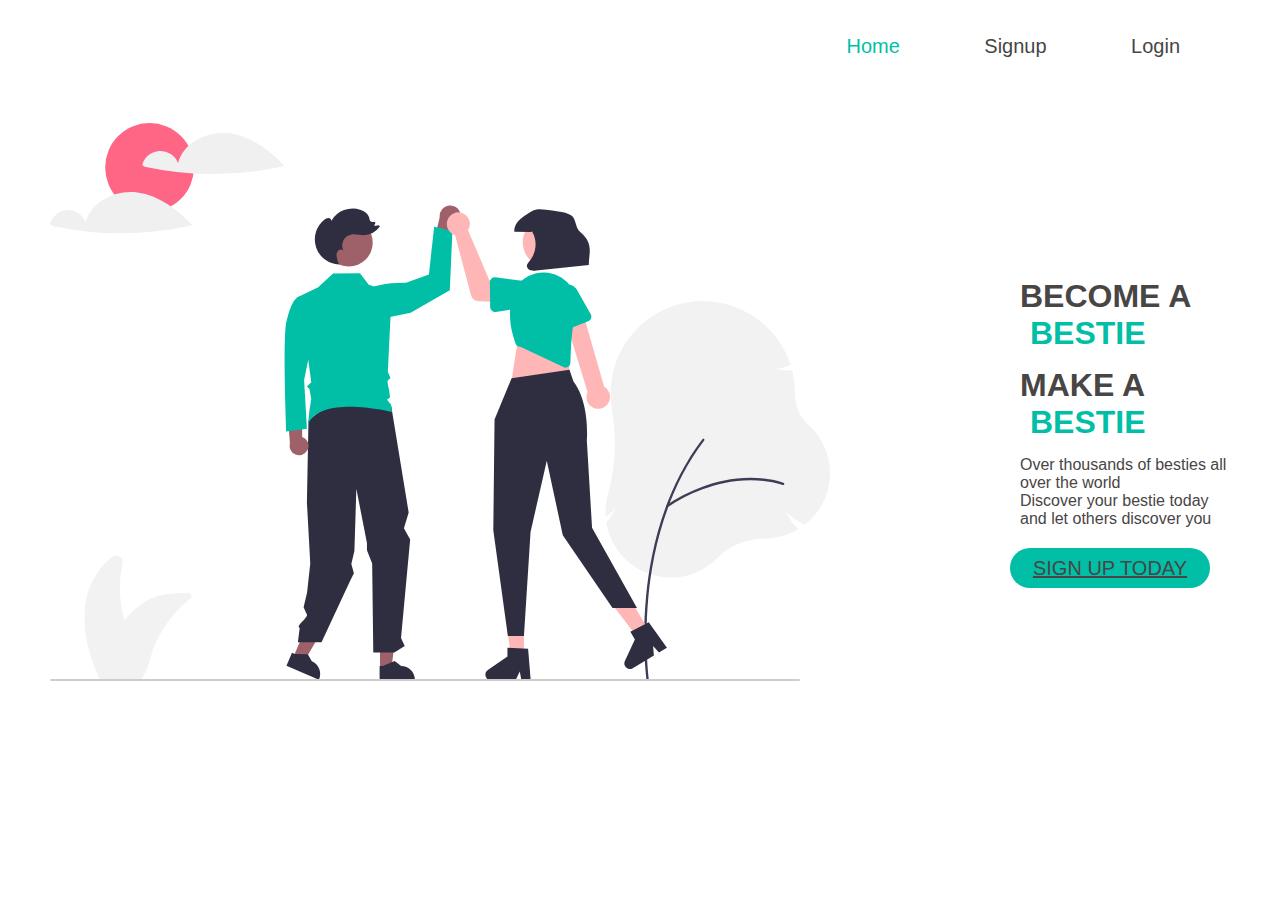
<file: index.html>
<!DOCTYPE html>
    <html lang="en">
    <head>
        <meta charset="UTF-8">
        <meta http-equiv="X-UA-Compatible" content="IE=edge">
        <meta name="viewport" content="width=device-width, initial-scale=1.0">
        <title>Home</title>
        <link rel="stylesheet" href="css/style.css">
    </head>
    <body>

        <header>
            <div class="navbar">
                <nav>
                    <ul>
                        <li><a class="active" href="#">Home</a></li>
                        <li><a href="signup.html">Signup</a></li>
                        <li><a href="login.html">Login</a></li>
                    </ul>
                </nav>
            </div>
        </header>

        <div class="hero">
            <div class="hero-image">
                <img src="img/friend3.svg" id="hero-img">
            </div>

            <div class="hero-slogan">
                <h1>BECOME A <span class="bestie"> BESTIE</span></h1>
                <h1>MAKE A  <span class="bestie"> BESTIE</span></h1>

                <p>Over thousands of besties all over the world <br> Discover your bestie today and let others discover you</p>

                <button> <a href="signup.html">SIGN UP TODAY</a> </button>
            </div>
        </div>
        
    </body>
</html>
</file>
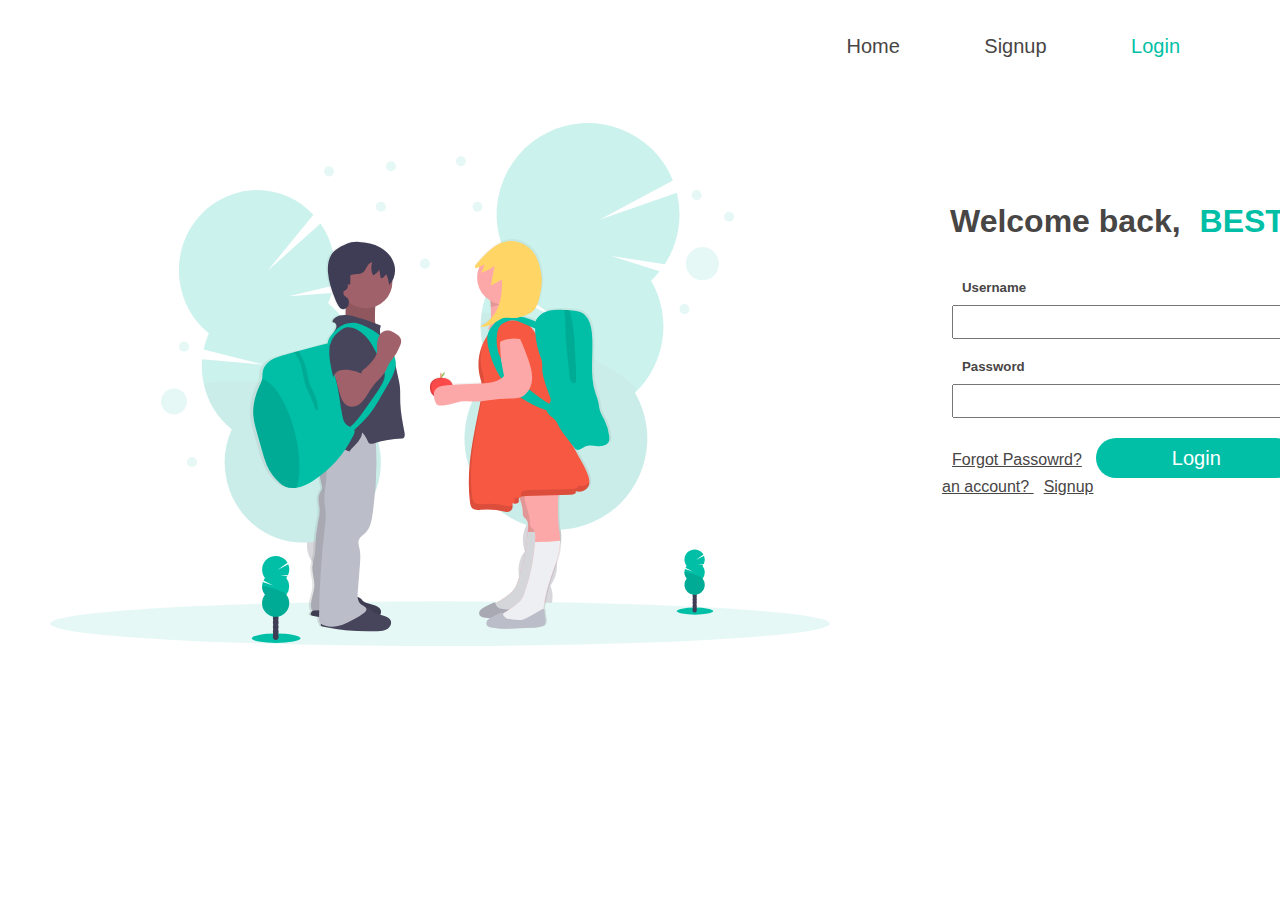
<file: login.html>
<!DOCTYPE html>
<html lang="en">
    <head>
        <meta charset="UTF-8">
        <meta http-equiv="X-UA-Compatible" content="IE=edge">
        <meta name="viewport" content="width=device-width, initial-scale=1.0">
        <title>Login</title>
        <link rel="stylesheet" href="css/style.css">
    </head>
    <body>

        <header>
            <div class="navbar">
                <nav>
                    <ul>
                        <li><a href="index.html">Home</a></li>
                        <li><a href="signup.html">Signup</a></li>
                        <li><a class="active" href="login.html">Login</a></li>
                    </ul>
                </nav>
            </div>
        </header>

        <div class="hero">
            <div class="hero-image">
                <img src="img/friend.svg" id="hero-img">
            </div>

            <div class="hero-right">
                <div class="hero-welcome">
                    <h1>Welcome back, <span class="bestie"> BESTIE</span></h1>
                </div>

                <div class="login-container">
                    <form action="login.html">
                        <div class="input-div">
                            <h5>Username</h5>
                            <input type="text" class="input">
                        </div>
                        <div class="input-div">
                            <h5>Password</h5>
                            <input type="password" class="input">
                        </div>
                        <a href="#">Forgot Passowrd?</a>
                        <button type="submit">Login</button>
                        <a href="#">Don't have an account? <span>Signup</span></a>
                    </form>
                    
                </div>
                
            </div>
        </div>
        
    </body>
</html>
</file>
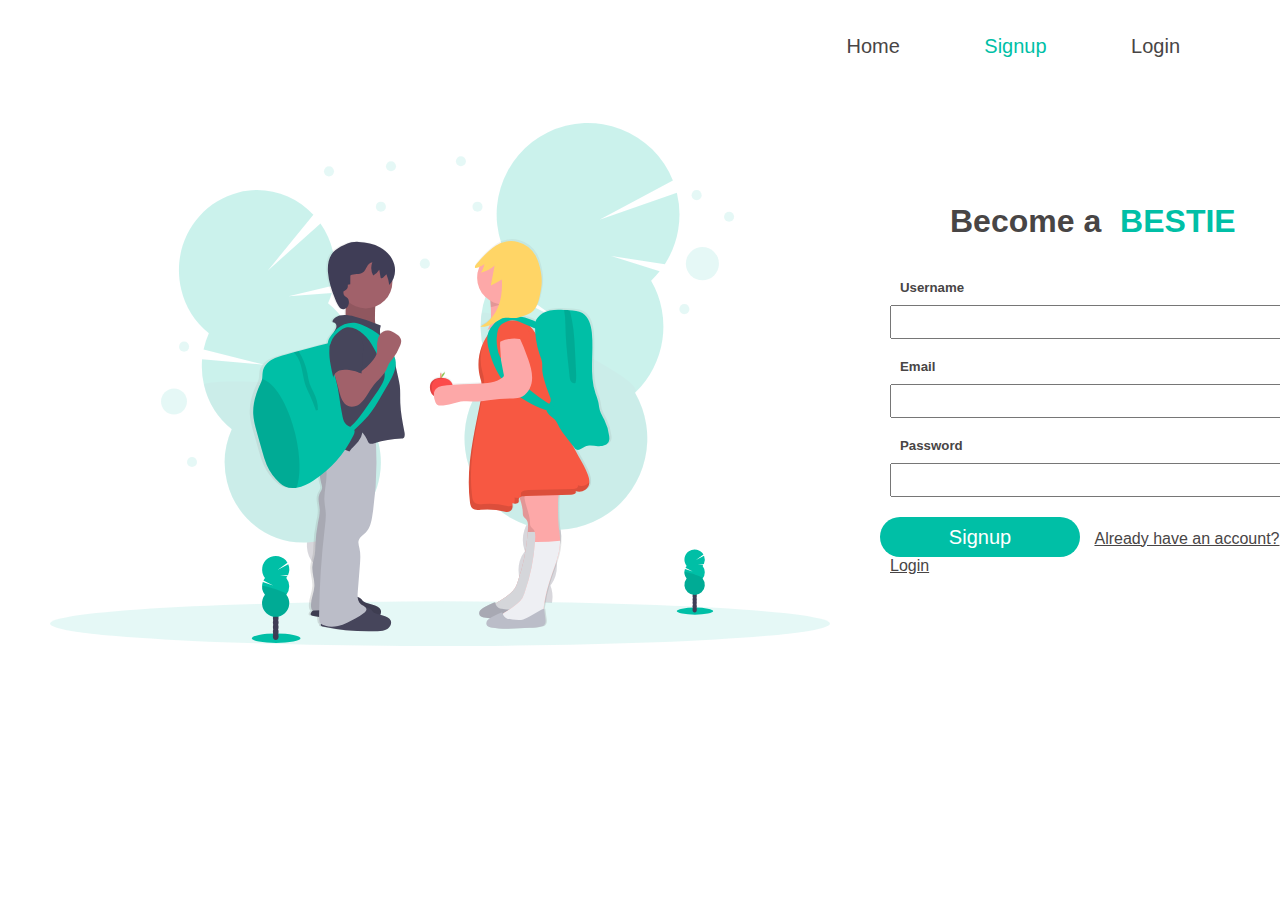
<file: signup.html>
<!DOCTYPE html>
<html lang="en">
    <head>
        <meta charset="UTF-8">
        <meta http-equiv="X-UA-Compatible" content="IE=edge">
        <meta name="viewport" content="width=device-width, initial-scale=1.0">
        <title>Sign Up</title>
        <link rel="stylesheet" href="css/style.css">
    </head>
    <body>

        <header>
            <div class="navbar">
                <nav>
                    <ul>
                        <li><a href="index.html">Home</a></li>
                        <li><a class="active" href="signup.html">Signup</a></li>
                        <li><a href="login.html">Login</a></li>
                    </ul>
                </nav>
            </div>
        </header>

        <div class="hero">
            <div class="hero-image">
                <img src="img/friend.svg" id="hero-img">
            </div>

            <div class="hero-right">
                <div class="hero-welcome">
                    <h1>Become a <span class="bestie"> BESTIE</span></h1>
                </div>

                <div class="signup-container">
                    <form action="signup.html">
                        <div class="input-div">
                            <h5>Username</h5>
                            <input type="text" class="input">
                        </div>
                        <div class="input-div">
                            <h5>Email</h5>
                            <input type="text" class="input">
                        </div>
                        <div class="input-div">
                            <h5>Password</h5>
                            <input type="password" class="input">
                        </div>
                        <button type="submit">Signup</button>
                        <a href="#">Already have an account? <span>Login</span></a>
                    </form>
                  
                </div>
                
            </div>
        </div>
        
    </body>
</html>
</file>
<file: css/style.css>
:root {
    --primaryColour: #00BFA6;
}

*{
    margin: 0;
    padding: 10px;
    padding-top: 5px;
    font-family: 'poppins', sans-serif;
    box-sizing: border-box;
    color: #484545;
}

header{
    display: flex;
    justify-content: flex-end;
}

nav ul li {
    display: inline-block;
    list-style: none;
    margin: 0 20px;
}

nav ul li a{
    text-decoration: none;
    font-size: 20px;
}

nav ul li a:hover{
    color: var(--primaryColour);
    
}

nav a.active{
    color: var(--primaryColour);
}

.hero {
    display: flex;
}

#hero-img {
    width: 800px;
    height: auto;

}

#hero-img1 {
    width: 700px;
    height: 650px;
    padding-bottom: 7em;
}

.hero-right1 {
    padding-left: 8em;
}

.bestie {
    color: var(--primaryColour);
}

button {
    margin-top: 10px;
    background: var(--primaryColour);
    color: #fff;
    height: 40px;
    width: 200px;
    border-radius: 60px;
    padding: 3px;
    border: 0;
    outline: 0;
    cursor: pointer;
    font-size: 20px;
}


.hero-slogan {
    padding-left: 10em;
    padding-top: 10em;

}

.hero-welcome {
    padding-left: 5em;
    padding-top: 5em;
}

.login-container {
    padding-left: 4.5em;

}

.input {
    width: 33em;
}

.signup {
    color: #fff;
}

.password{
    padding-left: 15em;
}

.suggestion {
    padding-top: 0.5em;
}

.suggestion a {
    text-decoration: none;

}

.password {
    text-decoration: none;
}
</file>
